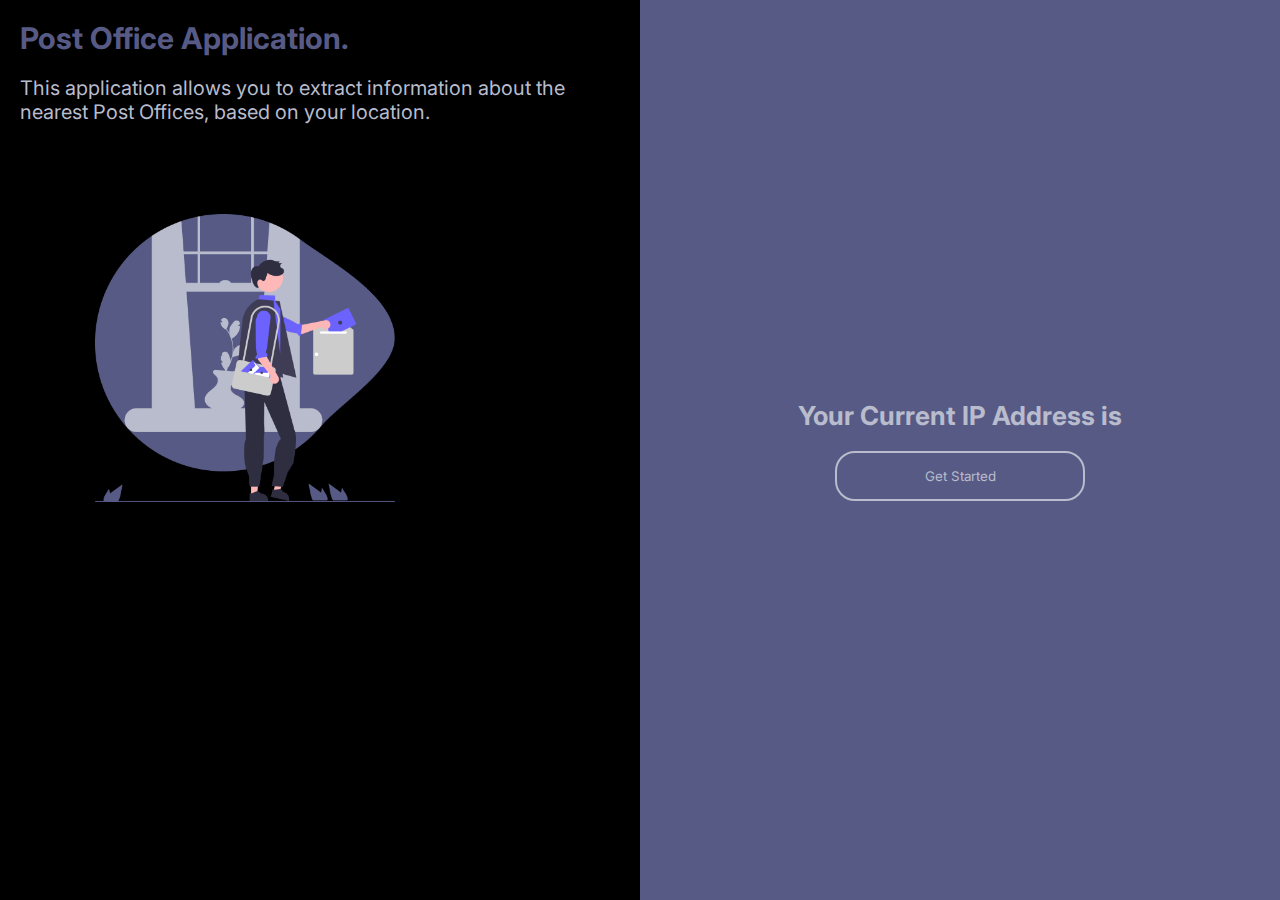
<file: index.html>
<!DOCTYPE html>
<html lang="en">

<head>
    <meta charset="UTF-8">
    <meta name="viewport" content="width=device-width, initial-scale=1.0">
    <link rel="stylesheet" href="style.css">
    <link rel="shortcut icon" href="#" type="image/x-icon">
    <link rel="preconnect" href="https://fonts.googleapis.com">
    <link rel="preconnect" href="https://fonts.gstatic.com" crossorigin>
    <link href="https://fonts.googleapis.com/css2?family=Inter:wght@400;500;600;700;800&display=swap" rel="stylesheet">
    <title>Document</title>
</head>

<body>

    <main>
        <div class="left">
            <div class="left-top">
                <span>Post Office Application.</span>
                <p>This application allows you to extract information about the nearest Post Offices, based on your
                    location.</p>
            </div>
            <div class="left-bottom">
                <img src="./undraw_messenger_re_8bky 1.png" alt="">
            </div>

        </div>

        <div class="right">
            <div class="main">
                <span>Your Current IP Address is <p id="ip"></p></span>
                <button class="get-started" id="getStartedBtn">Get Started</button>
            </div>
        </div>
    </main>

    <script src="https://ajax.googleapis.com/ajax/libs/jquery/3.2.1/jquery.min.js">
    </script>
    <script src="./script.js"></script>
</body>

</html>
</file>
<file: style.css>
* {
    margin: 0;
    border: 0;
    font-family: 'Inter', sans-serif;
}

main {
    display: flex;
    width: 100%;
    height: 100%;
}

.left {
    background-color: black;
    display: flex;
    flex-direction: column;
    gap: 50px;
    height: 100vh;
    width: 50%;
}

.left-top {
    padding: 20px;
    display: flex;
    flex-direction: column;
    gap: 20px;
}

.left-top span {
    color: #575A85;
    font-size: 30px;
    font-weight: 700;
}

.left-top p {
    color: #B8BCCC;
    font-size: 20px;
}

.left-bottom {
    width: 450px;
    padding: 20px;
    align-self: center;
    background-color: black;
}

.left-bottom img {
    width: 300px;


}

.right {
    width: 50%;
    height: 100vh;
    background-color: #575A85;
    display: flex;
    justify-content: center;
    align-items: center;
}

.right .main {
    display: flex;
    flex-direction: column;
    gap: 20px;
}

.right .main span {
    color: #B8BCCC;
    font-size: 26px;
    font-weight: 700;
    display: inline;
}

.right .main p {
    display: inline;
    color: white;
}

.right button {
    border: 2px solid #B8BCCC;
    width: 250px;
    height: 50px;
    color: #B8BCCC;
    background-color: inherit;
    align-self: center;
    border-radius: 20px;
}
</file>
